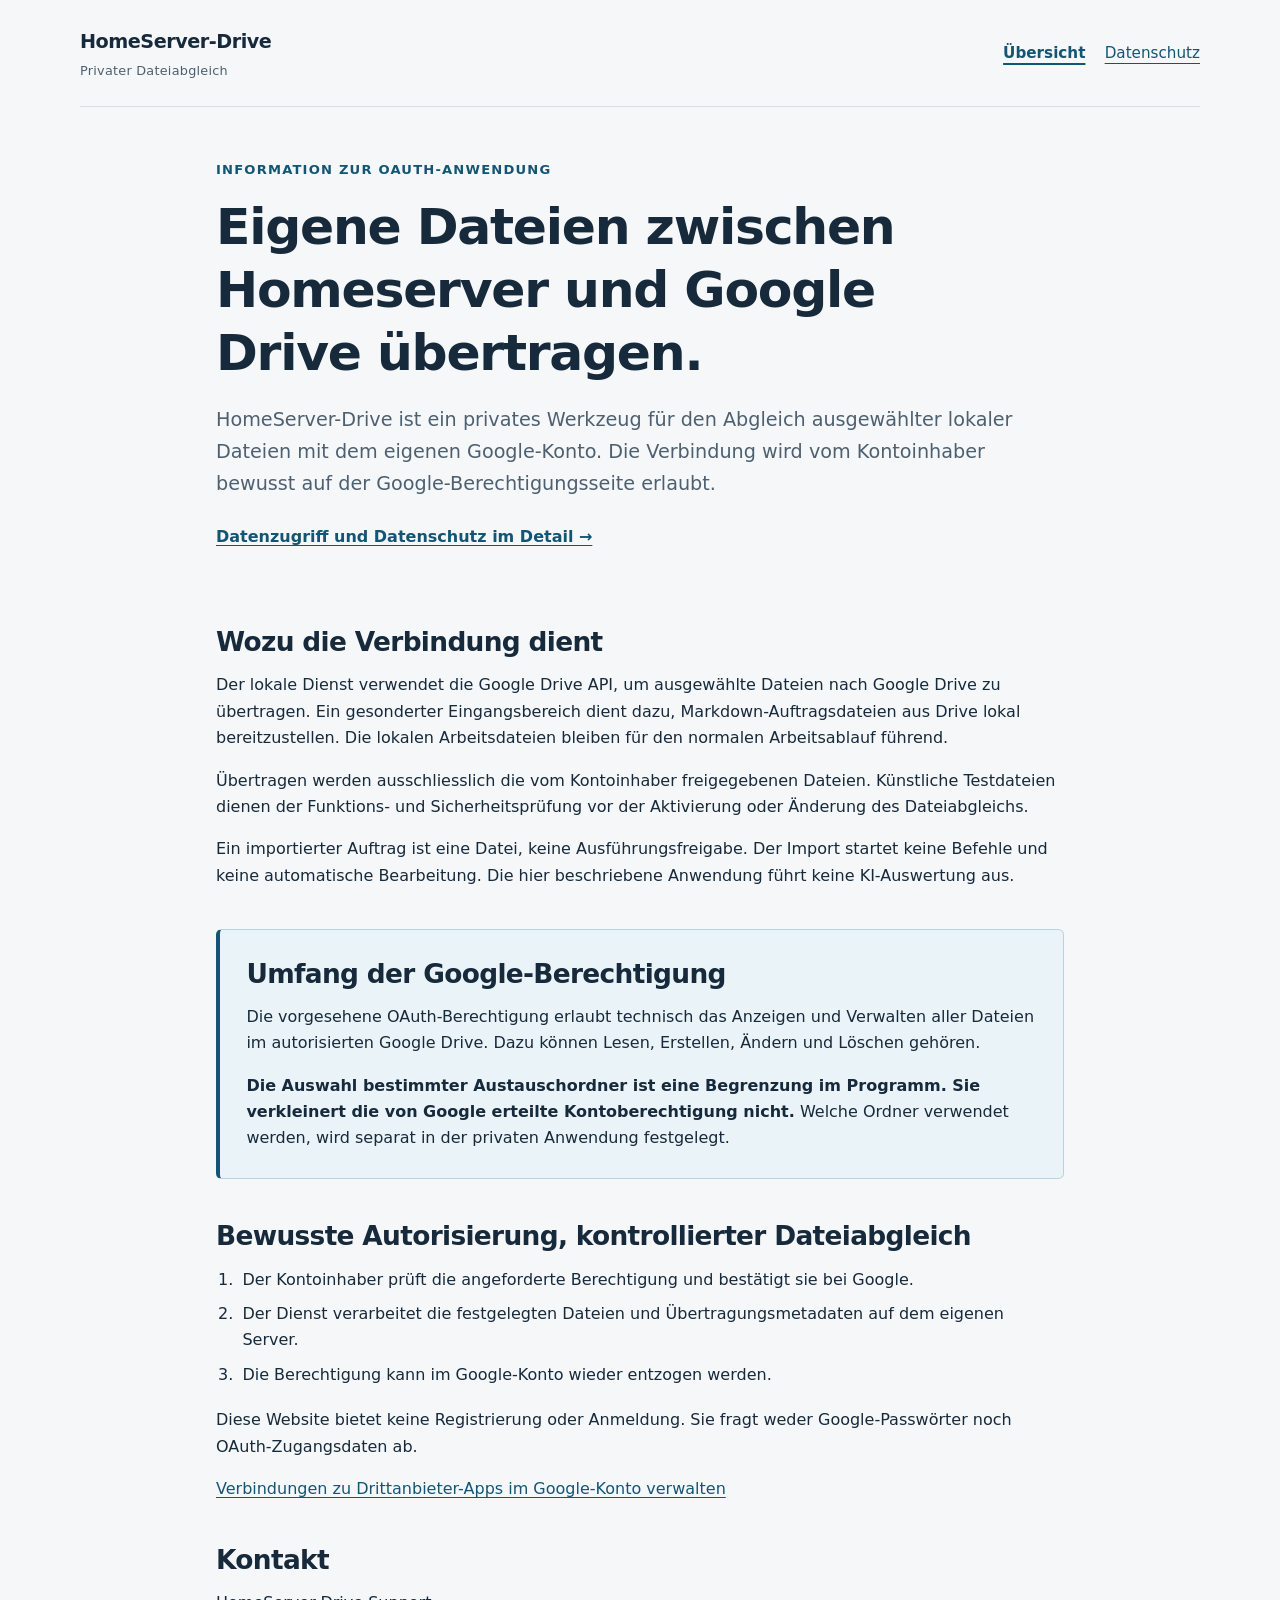
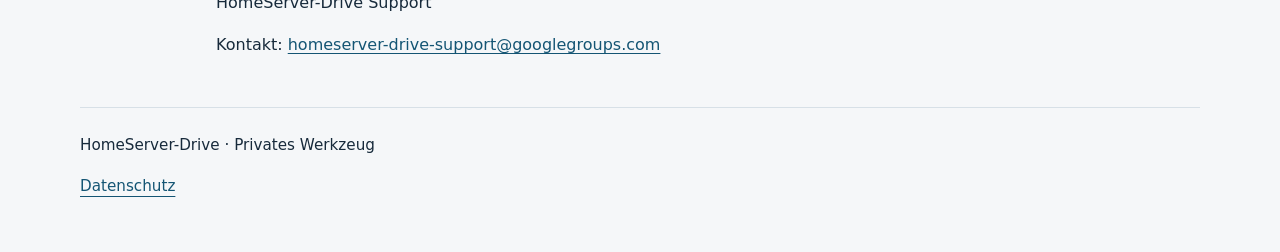
<file: index.html>
<!doctype html>
<html lang="de">
<head>
  <meta charset="utf-8">
  <meta name="viewport" content="width=device-width, initial-scale=1">
  <meta name="robots" content="noindex, nofollow">
  <meta name="referrer" content="no-referrer">
  <meta http-equiv="Content-Security-Policy" content="default-src 'none'; style-src 'self'; base-uri 'none'; form-action 'none'; object-src 'none'">
  <meta name="description" content="Informationsseite für HomeServer-Drive, ein privates Werkzeug zum Dateiabgleich mit dem eigenen Google Drive.">
  <title>HomeServer-Drive · Privater Dateiabgleich</title>
  <link rel="stylesheet" href="styles.css">
</head>
<body>
  <a class="skip-link" href="#inhalt">Zum Inhalt</a>
  <header class="container site-header">
    <a class="brand" href="index.html">HomeServer-Drive<span>Privater Dateiabgleich</span></a>
    <nav aria-label="Hauptnavigation"><a href="index.html" aria-current="page">Übersicht</a><a href="datenschutz.html">Datenschutz</a></nav>
  </header>
  <main id="inhalt" class="container" tabindex="-1">
    <section class="intro" aria-labelledby="titel">
      <p class="eyebrow">Information zur OAuth-Anwendung</p>
      <h1 id="titel">Eigene Dateien zwischen Homeserver und Google Drive übertragen.</h1>
      <p class="lead">HomeServer-Drive ist ein privates Werkzeug für den Abgleich ausgewählter lokaler Dateien mit dem eigenen Google-Konto. Die Verbindung wird vom Kontoinhaber bewusst auf der Google-Berechtigungsseite erlaubt.</p>
      <a class="text-link" href="datenschutz.html">Datenzugriff und Datenschutz im Detail <span aria-hidden="true">→</span></a>
    </section>
    <section aria-labelledby="zweck">
      <h2 id="zweck">Wozu die Verbindung dient</h2>
      <p>Der lokale Dienst verwendet die Google Drive API, um ausgewählte Dateien nach Google Drive zu übertragen. Ein gesonderter Eingangsbereich dient dazu, Markdown-Auftragsdateien aus Drive lokal bereitzustellen. Die lokalen Arbeitsdateien bleiben für den normalen Arbeitsablauf führend.</p>
      <p>Übertragen werden ausschliesslich die vom Kontoinhaber freigegebenen Dateien. Künstliche Testdateien dienen der Funktions- und Sicherheitsprüfung vor der Aktivierung oder Änderung des Dateiabgleichs.</p>
      <p>Ein importierter Auftrag ist eine Datei, keine Ausführungsfreigabe. Der Import startet keine Befehle und keine automatische Bearbeitung. Die hier beschriebene Anwendung führt keine KI-Auswertung aus.</p>
    </section>
    <section class="notice" aria-labelledby="zugriff">
      <h2 id="zugriff">Umfang der Google-Berechtigung</h2>
      <p>Die vorgesehene OAuth-Berechtigung erlaubt technisch das Anzeigen und Verwalten aller Dateien im autorisierten Google Drive. Dazu können Lesen, Erstellen, Ändern und Löschen gehören.</p>
      <p><strong>Die Auswahl bestimmter Austauschordner ist eine Begrenzung im Programm. Sie verkleinert die von Google erteilte Kontoberechtigung nicht.</strong> Welche Ordner verwendet werden, wird separat in der privaten Anwendung festgelegt.</p>
    </section>
    <section aria-labelledby="ablauf">
      <h2 id="ablauf">Bewusste Autorisierung, kontrollierter Dateiabgleich</h2>
      <ol><li>Der Kontoinhaber prüft die angeforderte Berechtigung und bestätigt sie bei Google.</li><li>Der Dienst verarbeitet die festgelegten Dateien und Übertragungsmetadaten auf dem eigenen Server.</li><li>Die Berechtigung kann im Google-Konto wieder entzogen werden.</li></ol>
      <p>Diese Website bietet keine Registrierung oder Anmeldung. Sie fragt weder Google-Passwörter noch OAuth-Zugangsdaten ab.</p>
      <p><a href="https://myaccount.google.com/connections" rel="noreferrer noopener">Verbindungen zu Drittanbieter-Apps im Google-Konto verwalten</a></p>
    </section>
    <section aria-labelledby="betreiber">
      <h2 id="betreiber">Kontakt</h2>
      <p>HomeServer-Drive Support</p>
      <p>Kontakt: <a href="mailto:homeserver-drive-support@googlegroups.com">homeserver-drive-support@googlegroups.com</a></p>
    </section>
  </main>
  <footer class="container site-footer"><p>HomeServer-Drive · Privates Werkzeug</p><nav aria-label="Weitere Informationen"><a href="datenschutz.html">Datenschutz</a></nav></footer>
</body>
</html>
</file>
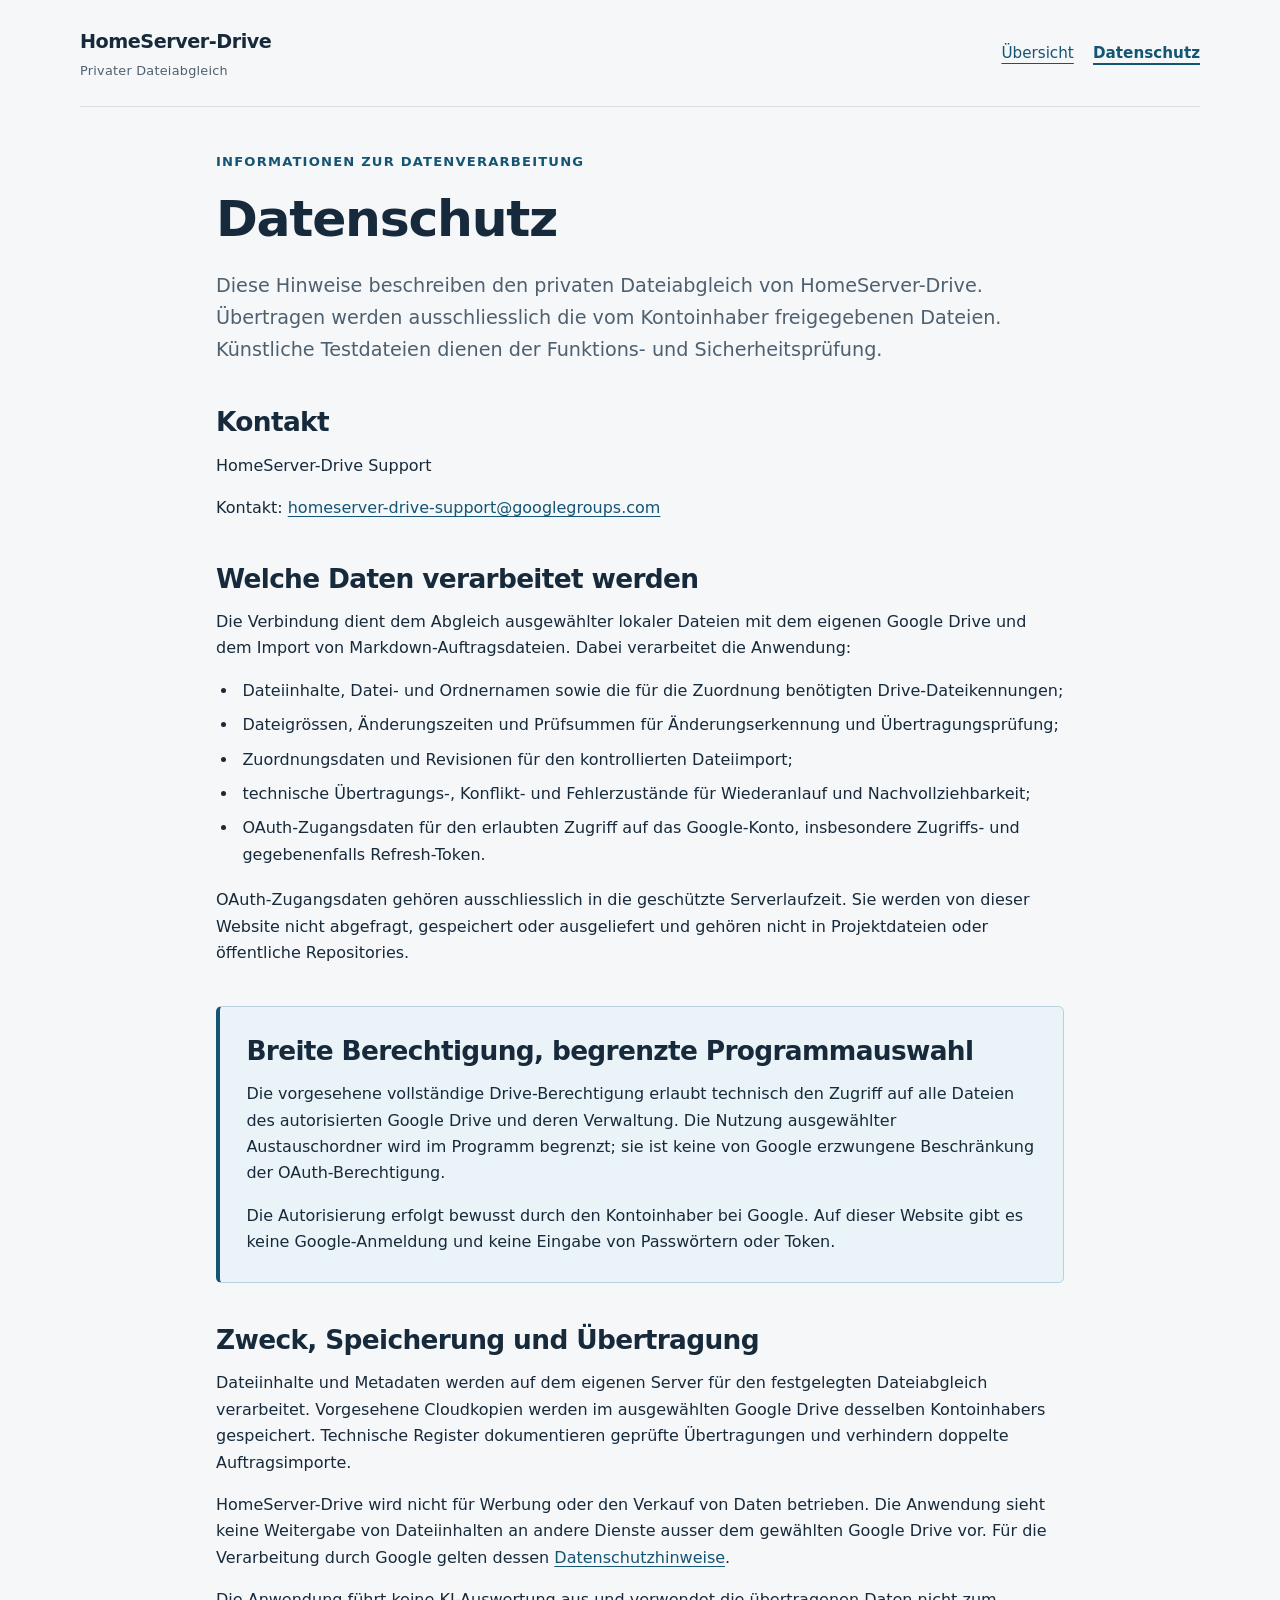
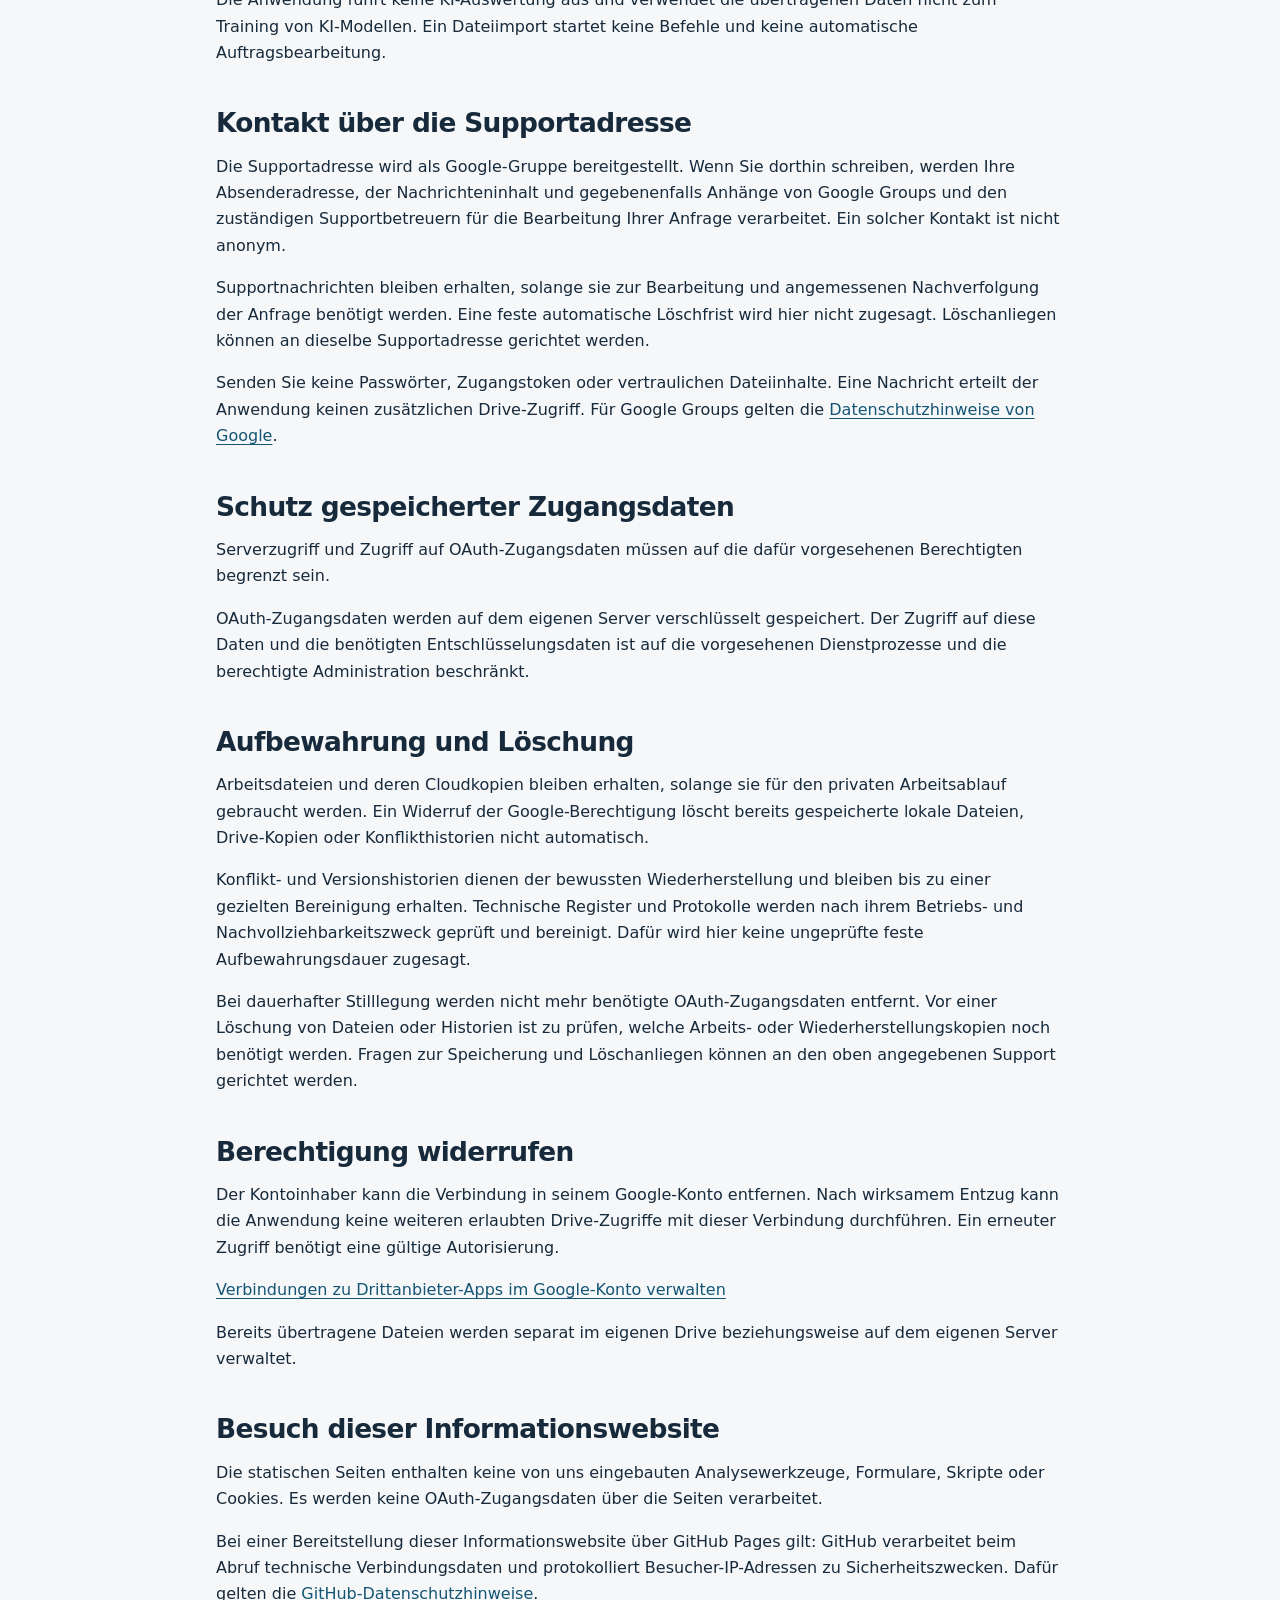
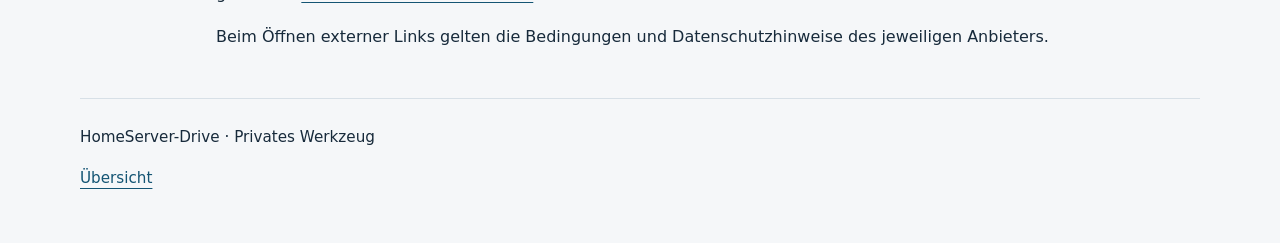
<file: datenschutz.html>
<!doctype html>
<html lang="de">
<head>
  <meta charset="utf-8">
  <meta name="viewport" content="width=device-width, initial-scale=1">
  <meta name="robots" content="noindex, nofollow">
  <meta name="referrer" content="no-referrer">
  <meta http-equiv="Content-Security-Policy" content="default-src 'none'; style-src 'self'; base-uri 'none'; form-action 'none'; object-src 'none'">
  <meta name="description" content="Datenschutzhinweise für die private OAuth-Anwendung HomeServer-Drive.">
  <title>Datenschutz · HomeServer-Drive</title>
  <link rel="stylesheet" href="styles.css">
</head>
<body>
  <a class="skip-link" href="#inhalt">Zum Inhalt</a>
  <header class="container site-header">
    <a class="brand" href="index.html">HomeServer-Drive<span>Privater Dateiabgleich</span></a>
    <nav aria-label="Hauptnavigation"><a href="index.html">Übersicht</a><a href="datenschutz.html" aria-current="page">Datenschutz</a></nav>
  </header>
  <main id="inhalt" class="container document" tabindex="-1">
    <p class="eyebrow">Informationen zur Datenverarbeitung</p>
    <h1>Datenschutz</h1>
    <p class="lead">Diese Hinweise beschreiben den privaten Dateiabgleich von HomeServer-Drive. Übertragen werden ausschliesslich die vom Kontoinhaber freigegebenen Dateien. Künstliche Testdateien dienen der Funktions- und Sicherheitsprüfung.</p>
    <section aria-labelledby="verantwortlich">
      <h2 id="verantwortlich">Kontakt</h2>
      <p>HomeServer-Drive Support</p>
      <p>Kontakt: <a href="mailto:homeserver-drive-support@googlegroups.com">homeserver-drive-support@googlegroups.com</a></p>
    </section>
    <section aria-labelledby="daten">
      <h2 id="daten">Welche Daten verarbeitet werden</h2>
      <p>Die Verbindung dient dem Abgleich ausgewählter lokaler Dateien mit dem eigenen Google Drive und dem Import von Markdown-Auftragsdateien. Dabei verarbeitet die Anwendung:</p>
      <ul>
        <li>Dateiinhalte, Datei- und Ordnernamen sowie die für die Zuordnung benötigten Drive-Dateikennungen;</li>
        <li>Dateigrössen, Änderungszeiten und Prüfsummen für Änderungserkennung und Übertragungsprüfung;</li>
        <li>Zuordnungsdaten und Revisionen für den kontrollierten Dateiimport;</li>
        <li>technische Übertragungs-, Konflikt- und Fehlerzustände für Wiederanlauf und Nachvollziehbarkeit;</li>
        <li>OAuth-Zugangsdaten für den erlaubten Zugriff auf das Google-Konto, insbesondere Zugriffs- und gegebenenfalls Refresh-Token.</li>
      </ul>
      <p>OAuth-Zugangsdaten gehören ausschliesslich in die geschützte Serverlaufzeit. Sie werden von dieser Website nicht abgefragt, gespeichert oder ausgeliefert und gehören nicht in Projektdateien oder öffentliche Repositories.</p>
    </section>
    <section class="notice" aria-labelledby="berechtigung">
      <h2 id="berechtigung">Breite Berechtigung, begrenzte Programmauswahl</h2>
      <p>Die vorgesehene vollständige Drive-Berechtigung erlaubt technisch den Zugriff auf alle Dateien des autorisierten Google Drive und deren Verwaltung. Die Nutzung ausgewählter Austauschordner wird im Programm begrenzt; sie ist keine von Google erzwungene Beschränkung der OAuth-Berechtigung.</p>
      <p>Die Autorisierung erfolgt bewusst durch den Kontoinhaber bei Google. Auf dieser Website gibt es keine Google-Anmeldung und keine Eingabe von Passwörtern oder Token.</p>
    </section>
    <section aria-labelledby="verwendung">
      <h2 id="verwendung">Zweck, Speicherung und Übertragung</h2>
      <p>Dateiinhalte und Metadaten werden auf dem eigenen Server für den festgelegten Dateiabgleich verarbeitet. Vorgesehene Cloudkopien werden im ausgewählten Google Drive desselben Kontoinhabers gespeichert. Technische Register dokumentieren geprüfte Übertragungen und verhindern doppelte Auftragsimporte.</p>
      <p>HomeServer-Drive wird nicht für Werbung oder den Verkauf von Daten betrieben. Die Anwendung sieht keine Weitergabe von Dateiinhalten an andere Dienste ausser dem gewählten Google Drive vor. Für die Verarbeitung durch Google gelten dessen <a href="https://policies.google.com/privacy" rel="noreferrer noopener">Datenschutzhinweise</a>.</p>
      <p>Die Anwendung führt keine KI-Auswertung aus und verwendet die übertragenen Daten nicht zum Training von KI-Modellen. Ein Dateiimport startet keine Befehle und keine automatische Auftragsbearbeitung.</p>
    </section>
    <section aria-labelledby="supportdaten">
      <h2 id="supportdaten">Kontakt über die Supportadresse</h2>
      <p>Die Supportadresse wird als Google-Gruppe bereitgestellt. Wenn Sie dorthin schreiben, werden Ihre Absenderadresse, der Nachrichteninhalt und gegebenenfalls Anhänge von Google Groups und den zuständigen Supportbetreuern für die Bearbeitung Ihrer Anfrage verarbeitet. Ein solcher Kontakt ist nicht anonym.</p>
      <p>Supportnachrichten bleiben erhalten, solange sie zur Bearbeitung und angemessenen Nachverfolgung der Anfrage benötigt werden. Eine feste automatische Löschfrist wird hier nicht zugesagt. Löschanliegen können an dieselbe Supportadresse gerichtet werden.</p>
      <p>Senden Sie keine Passwörter, Zugangstoken oder vertraulichen Dateiinhalte. Eine Nachricht erteilt der Anwendung keinen zusätzlichen Drive-Zugriff. Für Google Groups gelten die <a href="https://policies.google.com/privacy" rel="noreferrer noopener">Datenschutzhinweise von Google</a>.</p>
    </section>
    <section aria-labelledby="schutz">
      <h2 id="schutz">Schutz gespeicherter Zugangsdaten</h2>
      <p>Serverzugriff und Zugriff auf OAuth-Zugangsdaten müssen auf die dafür vorgesehenen Berechtigten begrenzt sein.</p>
      <p>OAuth-Zugangsdaten werden auf dem eigenen Server verschlüsselt gespeichert. Der Zugriff auf diese Daten und die benötigten Entschlüsselungsdaten ist auf die vorgesehenen Dienstprozesse und die berechtigte Administration beschränkt.</p>
    </section>
    <section aria-labelledby="aufbewahrung">
      <h2 id="aufbewahrung">Aufbewahrung und Löschung</h2>
      <p>Arbeitsdateien und deren Cloudkopien bleiben erhalten, solange sie für den privaten Arbeitsablauf gebraucht werden. Ein Widerruf der Google-Berechtigung löscht bereits gespeicherte lokale Dateien, Drive-Kopien oder Konflikthistorien nicht automatisch.</p>
      <p>Konflikt- und Versionshistorien dienen der bewussten Wiederherstellung und bleiben bis zu einer gezielten Bereinigung erhalten. Technische Register und Protokolle werden nach ihrem Betriebs- und Nachvollziehbarkeitszweck geprüft und bereinigt. Dafür wird hier keine ungeprüfte feste Aufbewahrungsdauer zugesagt.</p>
      <p>Bei dauerhafter Stilllegung werden nicht mehr benötigte OAuth-Zugangsdaten entfernt. Vor einer Löschung von Dateien oder Historien ist zu prüfen, welche Arbeits- oder Wiederherstellungskopien noch benötigt werden. Fragen zur Speicherung und Löschanliegen können an den oben angegebenen Support gerichtet werden.</p>
    </section>
    <section aria-labelledby="widerruf">
      <h2 id="widerruf">Berechtigung widerrufen</h2>
      <p>Der Kontoinhaber kann die Verbindung in seinem Google-Konto entfernen. Nach wirksamem Entzug kann die Anwendung keine weiteren erlaubten Drive-Zugriffe mit dieser Verbindung durchführen. Ein erneuter Zugriff benötigt eine gültige Autorisierung.</p>
      <p><a href="https://myaccount.google.com/connections" rel="noreferrer noopener">Verbindungen zu Drittanbieter-Apps im Google-Konto verwalten</a></p>
      <p>Bereits übertragene Dateien werden separat im eigenen Drive beziehungsweise auf dem eigenen Server verwaltet.</p>
    </section>
    <section aria-labelledby="website">
      <h2 id="website">Besuch dieser Informationswebsite</h2>
      <p>Die statischen Seiten enthalten keine von uns eingebauten Analysewerkzeuge, Formulare, Skripte oder Cookies. Es werden keine OAuth-Zugangsdaten über die Seiten verarbeitet.</p>
      <p>Bei einer Bereitstellung dieser Informationswebsite über GitHub Pages gilt: GitHub verarbeitet beim Abruf technische Verbindungsdaten und protokolliert Besucher-IP-Adressen zu Sicherheitszwecken. Dafür gelten die <a href="https://docs.github.com/en/site-policy/privacy-policies/github-general-privacy-statement" rel="noreferrer noopener">GitHub-Datenschutzhinweise</a>.</p>
      <p>Beim Öffnen externer Links gelten die Bedingungen und Datenschutzhinweise des jeweiligen Anbieters.</p>
    </section>
  </main>
  <footer class="container site-footer"><p>HomeServer-Drive · Privates Werkzeug</p><nav aria-label="Weitere Informationen"><a href="index.html">Übersicht</a></nav></footer>
</body>
</html>
</file>
<file: styles.css>
:root {
  color-scheme: light;
  --ink: #172a3b;
  --muted: #4e6070;
  --paper: #fff;
  --background: #f5f7f9;
  --line: #d7e0e7;
  --accent: #145574;
  --soft: #eaf3f7;
  --draft-bg: #fff3d1;
  --draft-ink: #57400b;
}
* { box-sizing: border-box; }
html { font-size: 100%; scroll-padding-top: 1rem; }
body { margin: 0; background: var(--background); color: var(--ink); font-family: system-ui, -apple-system, "Segoe UI", sans-serif; line-height: 1.65; overflow-wrap: anywhere; }
.container { width: min(100% - 3rem, 70rem); margin-inline: auto; }
.draft { padding: .75rem 0; background: var(--draft-bg); color: var(--draft-ink); border-bottom: 1px solid #e2ca8b; font-size: .95rem; }
.draft strong { font-weight: 700; }
.site-header { display: flex; flex-wrap: wrap; justify-content: space-between; align-items: center; gap: 1.25rem 2rem; padding-block: 1.6rem; border-bottom: 1px solid var(--line); }
.brand { display: block; text-decoration: none; color: var(--ink); font-size: 1.2rem; font-weight: 750; letter-spacing: -.025em; }
.brand span { display: block; margin-top: .15rem; color: var(--muted); font-size: .8rem; font-weight: 450; letter-spacing: .02em; }
nav { display: flex; flex-wrap: wrap; gap: .35rem 1.2rem; align-items: center; }
nav a { display: inline-flex; align-items: center; min-height: 2.75rem; text-underline-offset: .3em; font-size: .95rem; }
nav a[aria-current="page"] { font-weight: 700; text-decoration-thickness: .15em; }
a { color: var(--accent); text-underline-offset: .2em; }
a:hover { text-decoration-thickness: .15em; }
a:focus-visible { outline: 3px solid #126991; outline-offset: 4px; border-radius: 2px; }
.skip-link { position: absolute; left: 1rem; top: -6rem; z-index: 2; padding: .8rem 1rem; background: var(--paper); border: 2px solid var(--accent); }
.skip-link:focus { top: .6rem; }
main.container { max-width: 53rem; padding-top: 2.75rem; padding-bottom: 3rem; }
main:focus { outline: none; }
.intro { padding-block: .5rem 1.6rem; }
.eyebrow { margin: 0 0 .9rem; color: var(--accent); font-size: .82rem; font-weight: 700; letter-spacing: .09em; text-transform: uppercase; }
h1, h2 { line-height: 1.25; letter-spacing: -.025em; text-wrap: balance; }
h1 { margin: 0 0 1.25rem; max-width: 24ch; font-size: clamp(2rem, 4vw, 3.15rem); font-weight: 720; }
.document h1 { max-width: none; }
h2 { margin: 0 0 .9rem; font-size: clamp(1.3rem, 2.5vw, 1.65rem); font-weight: 690; }
p { margin: 0 0 1rem; }
.lead { max-width: 68ch; font-size: clamp(1.07rem, 2vw, 1.2rem); color: var(--muted); }
section { margin-top: 2.5rem; }
section:first-child { margin-top: 0; }
section > :last-child { margin-bottom: 0; }
.notice { padding: 1.65rem; border: 1px solid #b9d2df; border-left: 4px solid var(--accent); border-radius: .35rem; background: var(--soft); }
.text-link { display: inline-block; padding-block: .55rem; font-weight: 650; }
ul, ol { margin: .6rem 0 1.2rem; padding-left: 1.4rem; }
li { margin-block: .5rem; padding-left: .25rem; }
.pending { display: inline-block; padding: .15rem .4rem; border: 1px dashed #98752b; border-radius: .2rem; background: #fff7e1; color: var(--draft-ink); font-size: .95em; }
.open-item { padding: 1rem 1.15rem; border-left: 3px solid #98752b; background: #fff7e1; }
.muted { color: var(--muted); font-size: .93rem; }
.site-footer { padding-block: 1.6rem 2rem; border-top: 1px solid var(--line); font-size: .95rem; }
.site-footer p { margin-bottom: .4rem; }
.site-footer nav { margin-bottom: .7rem; }
@media (max-width: 42rem) {
  .container { width: min(100% - 2rem, 70rem); }
  .site-header { align-items: flex-start; padding-block: 1.2rem; }
  .site-header nav { width: 100%; gap: .2rem 1rem; }
  main.container { padding-top: 2rem; }
  .notice { padding: 1.25rem; }
  section { margin-top: 2rem; }
}
@media print {
  body { background: white; font-size: 10pt; }
  .container { width: 100%; }
  .site-header nav, .site-footer nav, .skip-link { display: none; }
  h1 { font-size: 24pt; }
  h2 { break-after: avoid; }
  .notice, .open-item { break-inside: avoid; }
}
</file>
